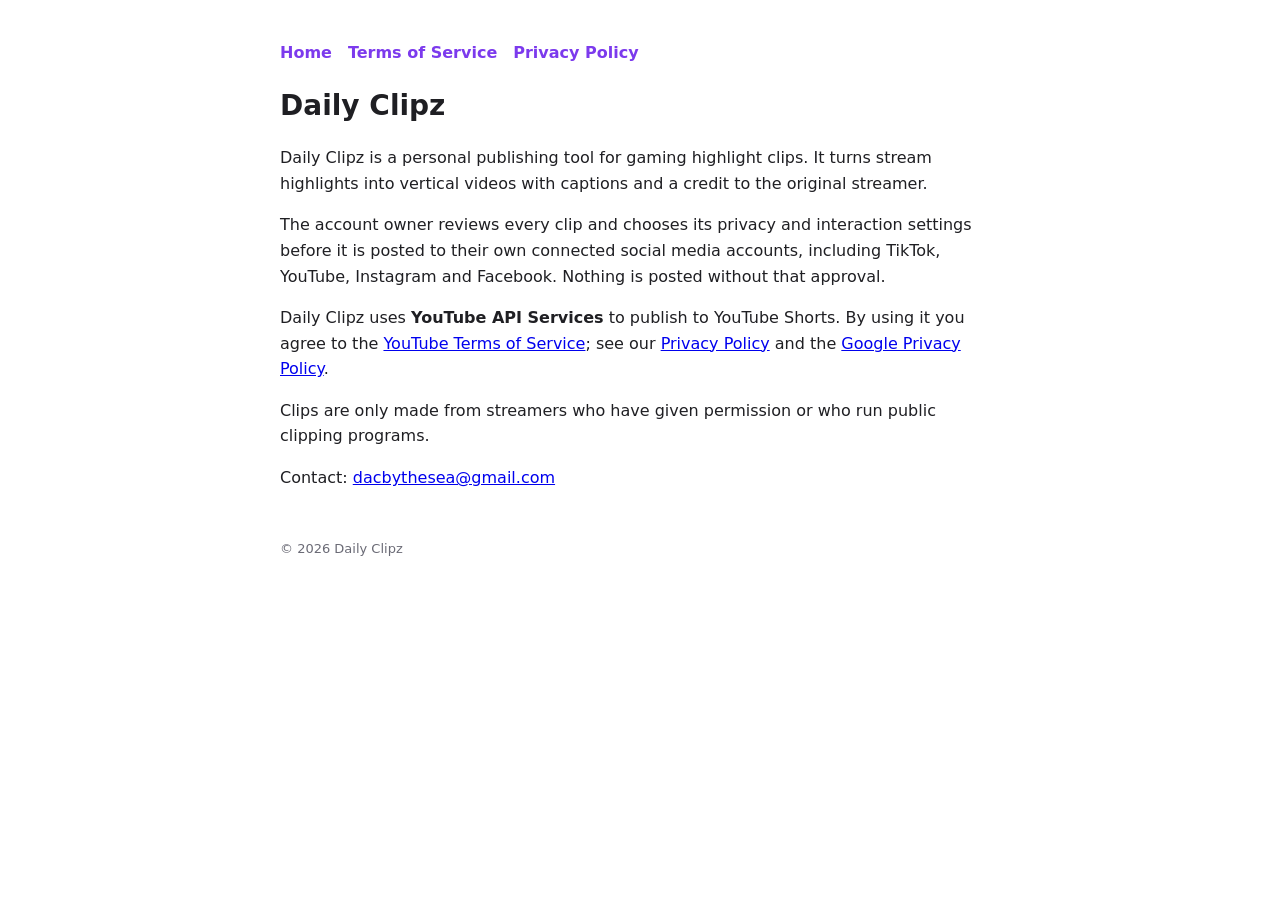
<file: index.html>
<!doctype html><html lang="en"><head><meta charset="utf-8"><meta name="viewport" content="width=device-width,initial-scale=1">
<title>Daily Clipz</title><link rel="stylesheet" href="style.css"></head><body>
<nav><a href="index.html">Home</a><a href="terms.html">Terms of Service</a><a href="privacy.html">Privacy Policy</a></nav>
<h1>Daily Clipz</h1>
<p>Daily Clipz is a personal publishing tool for gaming highlight clips. It turns stream highlights into vertical videos with captions and a credit to the original streamer.</p>
<p>The account owner reviews every clip and chooses its privacy and interaction settings before it is posted to their own connected social media accounts, including TikTok, YouTube, Instagram and Facebook. Nothing is posted without that approval.</p>
<p>Daily Clipz uses <b>YouTube API Services</b> to publish to YouTube Shorts. By using it you agree to the <a href="https://www.youtube.com/t/terms">YouTube Terms of Service</a>; see our <a href="privacy.html">Privacy Policy</a> and the <a href="https://policies.google.com/privacy">Google Privacy Policy</a>.</p>
<p>Clips are only made from streamers who have given permission or who run public clipping programs.</p>
<p>Contact: <a href="mailto:dacbythesea@gmail.com">dacbythesea@gmail.com</a></p>
<footer>© 2026 Daily Clipz</footer></body></html>
</file>
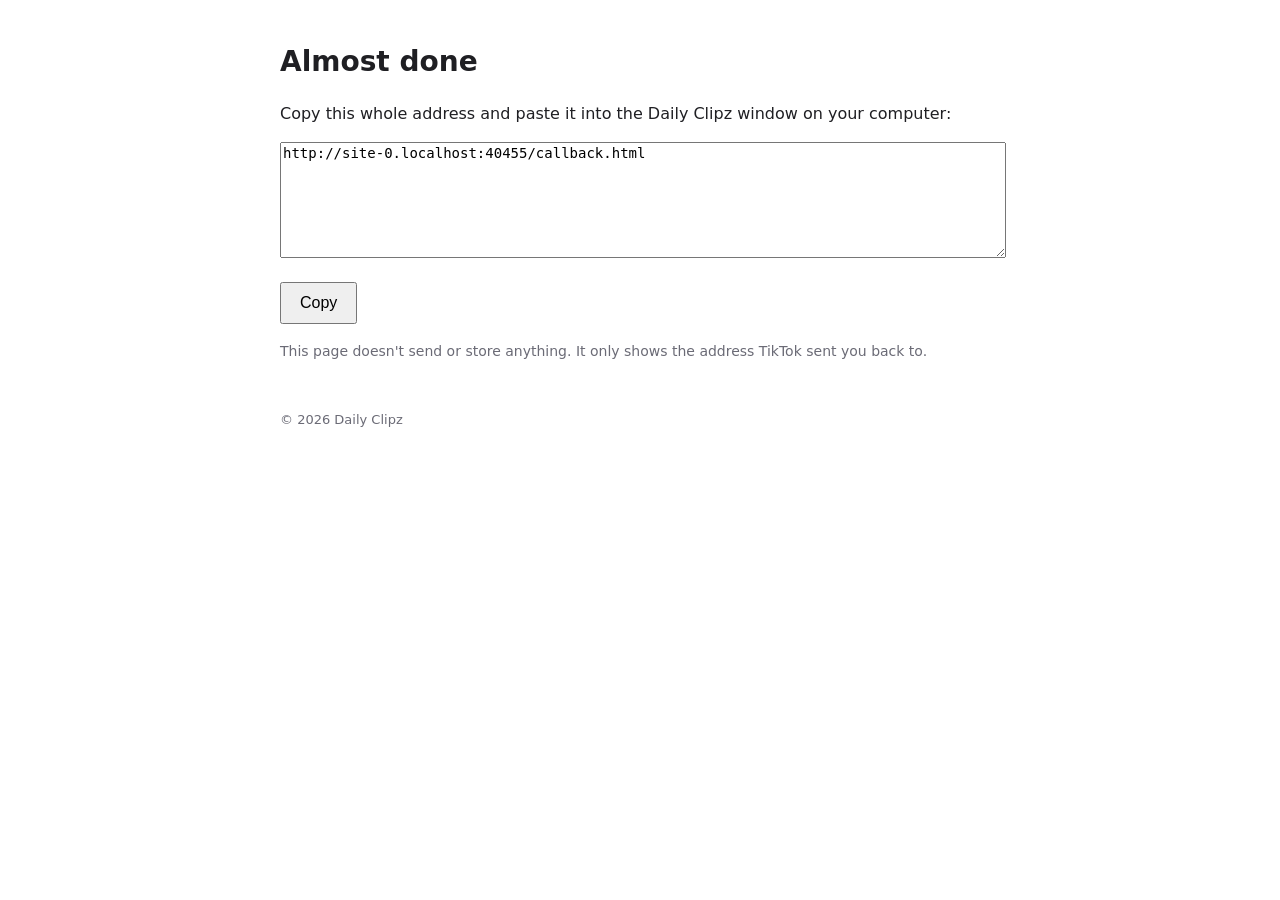
<file: callback.html>
<!doctype html><html lang="en"><head><meta charset="utf-8"><meta name="viewport" content="width=device-width,initial-scale=1">
<title>Connected – Daily Clipz</title><link rel="stylesheet" href="style.css"></head><body>
<h1>Almost done</h1>
<p>Copy this whole address and paste it into the Daily Clipz window on your computer:</p>
<p><textarea id="u" readonly style="width:100%;height:110px;font-size:14px"></textarea></p>
<p><button id="c" style="padding:10px 18px;font-size:16px">Copy</button> <span id="m" class="muted"></span></p>
<p class="muted">This page doesn't send or store anything. It only shows the address TikTok sent you back to.</p>
<script>
  // Daily Clipz console started this sign-in: state ends in ~PORT -> hand the code straight back to it.
  (function () {
    var q = new URLSearchParams(location.search), st = q.get('state') || '', i = st.lastIndexOf('~');
    if (i > 0 && /^\d{2,5}$/.test(st.slice(i + 1))) {
      document.querySelector('h1').textContent = 'Returning to Daily Clipz…';
      location.replace('http://127.0.0.1:' + st.slice(i + 1) + '/auth/tiktok/callback' + location.search);
    }
  })();
  var u = document.getElementById('u');
  u.value = location.href;
  if (location.search.indexOf('error') !== -1) { document.querySelector('h1').textContent = 'Sign-in was cancelled or failed'; }
  document.getElementById('c').onclick = function () {
    u.select();
    try { navigator.clipboard.writeText(u.value); } catch (e) { document.execCommand('copy'); }
    document.getElementById('m').textContent = 'Copied!';
  };
</script>
<footer>© 2026 Daily Clipz</footer></body></html>
</file>
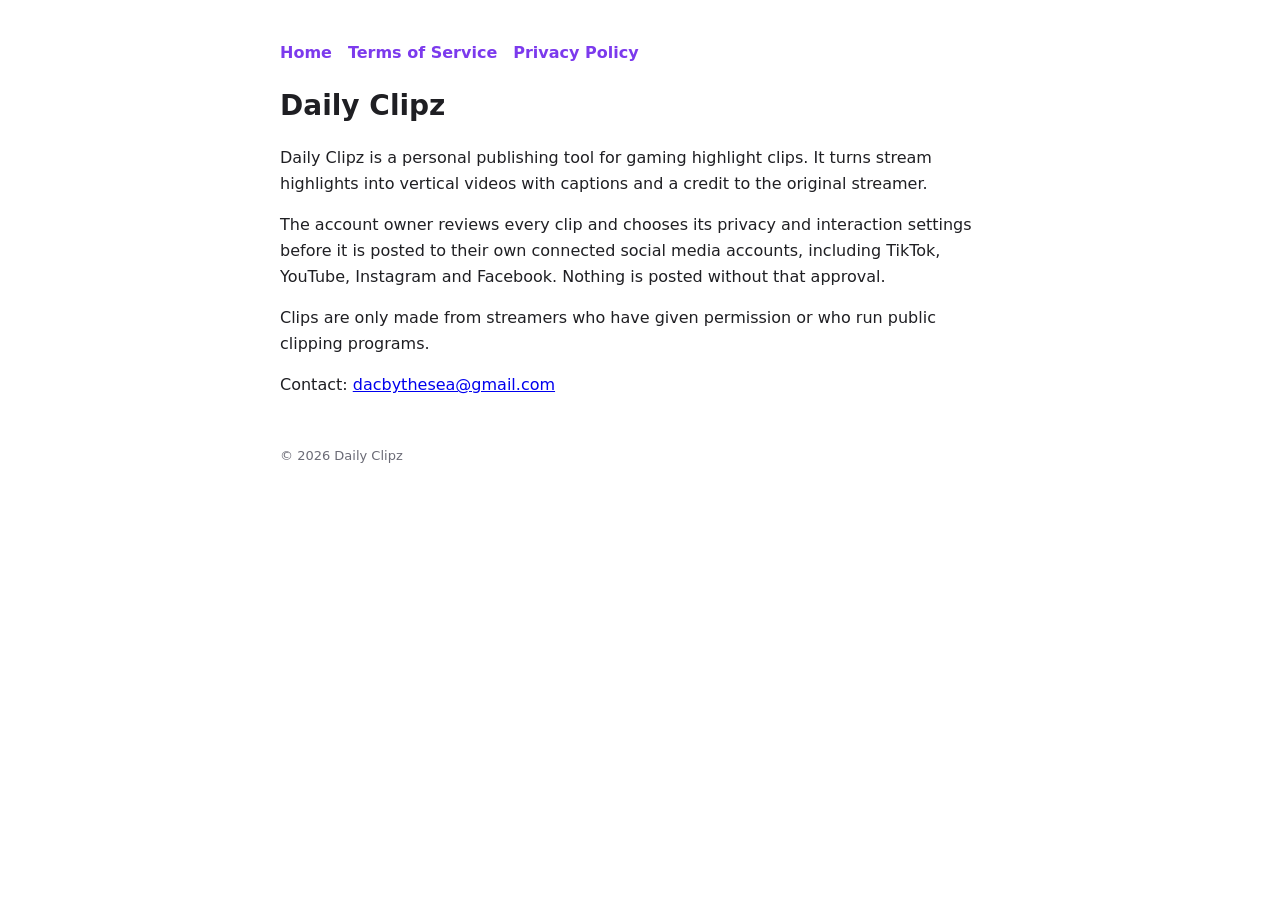
<file: index_2.html>
<!doctype html><html lang="en"><head><meta charset="utf-8"><meta name="viewport" content="width=device-width,initial-scale=1">
<title>Daily Clipz</title><link rel="stylesheet" href="style.css"></head><body>
<nav><a href="index.html">Home</a><a href="terms.html">Terms of Service</a><a href="privacy.html">Privacy Policy</a></nav>
<h1>Daily Clipz</h1>
<p>Daily Clipz is a personal publishing tool for gaming highlight clips. It turns stream highlights into vertical videos with captions and a credit to the original streamer.</p>
<p>The account owner reviews every clip and chooses its privacy and interaction settings before it is posted to their own connected social media accounts, including TikTok, YouTube, Instagram and Facebook. Nothing is posted without that approval.</p>
<p>Clips are only made from streamers who have given permission or who run public clipping programs.</p>
<p>Contact: <a href="mailto:dacbythesea@gmail.com">dacbythesea@gmail.com</a></p>
<footer>© 2026 Daily Clipz</footer></body></html>
</file>
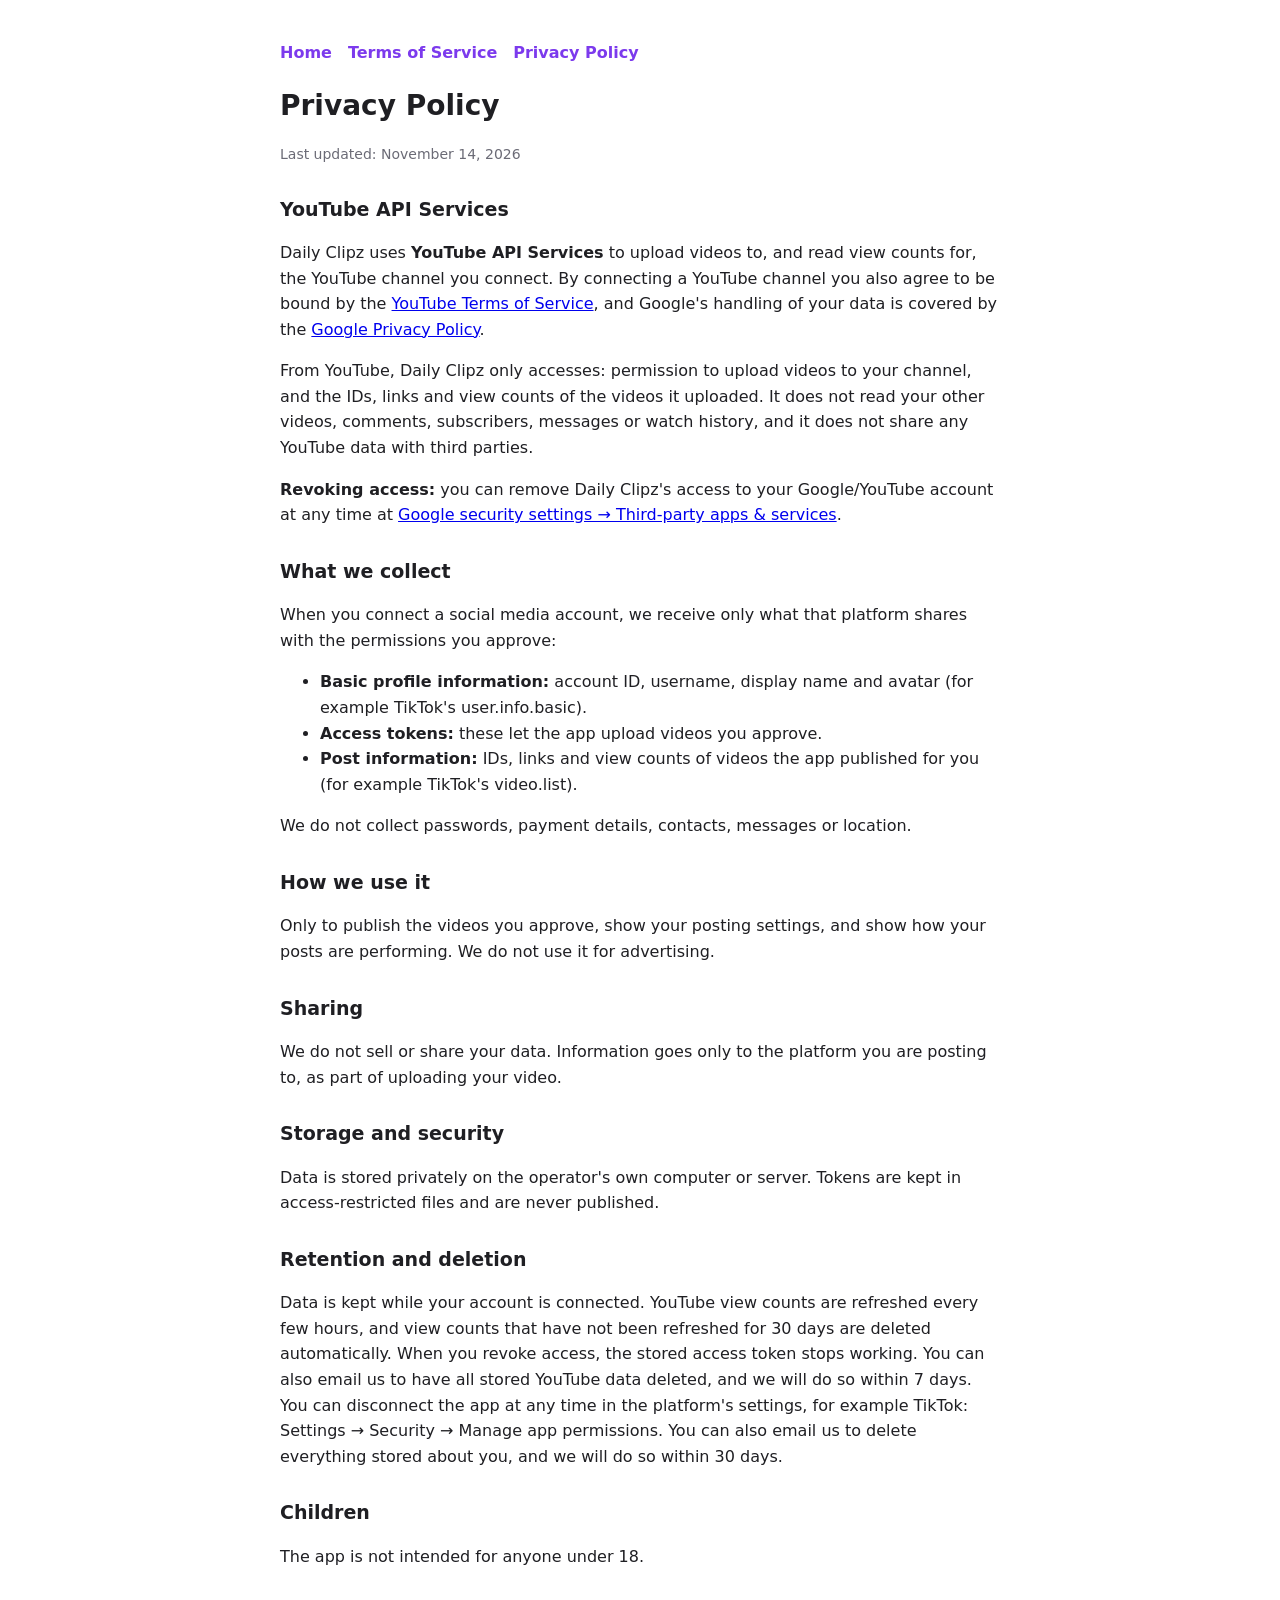
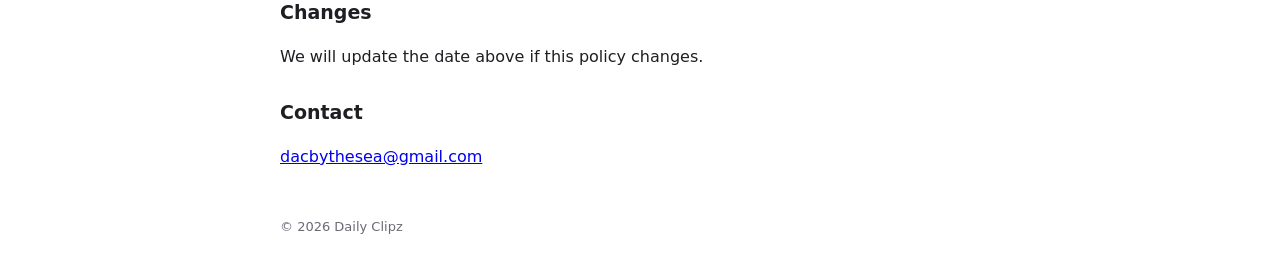
<file: privacy.html>
<!doctype html><html lang="en"><head><meta charset="utf-8"><meta name="viewport" content="width=device-width,initial-scale=1">
<title>Privacy Policy – Daily Clipz</title><link rel="stylesheet" href="style.css"></head><body>
<nav><a href="index.html">Home</a><a href="terms.html">Terms of Service</a><a href="privacy.html">Privacy Policy</a></nav>
<h1>Privacy Policy</h1><p class="muted">Last updated: November 14, 2026</p>

<h2>YouTube API Services</h2>
<p>Daily Clipz uses <b>YouTube API Services</b> to upload videos to, and read view counts for, the YouTube channel you connect. By connecting a YouTube channel you also agree to be bound by the <a href="https://www.youtube.com/t/terms">YouTube Terms of Service</a>, and Google's handling of your data is covered by the <a href="https://policies.google.com/privacy">Google Privacy Policy</a>.</p>
<p>From YouTube, Daily Clipz only accesses: permission to upload videos to your channel, and the IDs, links and view counts of the videos it uploaded. It does not read your other videos, comments, subscribers, messages or watch history, and it does not share any YouTube data with third parties.</p>
<p><b>Revoking access:</b> you can remove Daily Clipz's access to your Google/YouTube account at any time at <a href="https://security.google.com/settings/security/permissions">Google security settings &rarr; Third-party apps &amp; services</a>.</p>

<h2>What we collect</h2>
<p>When you connect a social media account, we receive only what that platform shares with the permissions you approve:</p>
<ul>
<li><b>Basic profile information:</b> account ID, username, display name and avatar (for example TikTok's user.info.basic).</li>
<li><b>Access tokens:</b> these let the app upload videos you approve.</li>
<li><b>Post information:</b> IDs, links and view counts of videos the app published for you (for example TikTok's video.list).</li>
</ul>
<p>We do not collect passwords, payment details, contacts, messages or location.</p>

<h2>How we use it</h2>
<p>Only to publish the videos you approve, show your posting settings, and show how your posts are performing. We do not use it for advertising.</p>

<h2>Sharing</h2>
<p>We do not sell or share your data. Information goes only to the platform you are posting to, as part of uploading your video.</p>

<h2>Storage and security</h2>
<p>Data is stored privately on the operator's own computer or server. Tokens are kept in access-restricted files and are never published.</p>

<h2>Retention and deletion</h2>
<p>Data is kept while your account is connected. YouTube view counts are refreshed every few hours, and view counts that have not been refreshed for 30 days are deleted automatically. When you revoke access, the stored access token stops working. You can also email us to have all stored YouTube data deleted, and we will do so within 7 days. You can disconnect the app at any time in the platform's settings, for example TikTok: Settings → Security → Manage app permissions. You can also email us to delete everything stored about you, and we will do so within 30 days.</p>

<h2>Children</h2>
<p>The app is not intended for anyone under 18.</p>

<h2>Changes</h2>
<p>We will update the date above if this policy changes.</p>

<h2>Contact</h2>
<p><a href="mailto:dacbythesea@gmail.com">dacbythesea@gmail.com</a></p>
<footer>© 2026 Daily Clipz</footer></body></html>
</file>
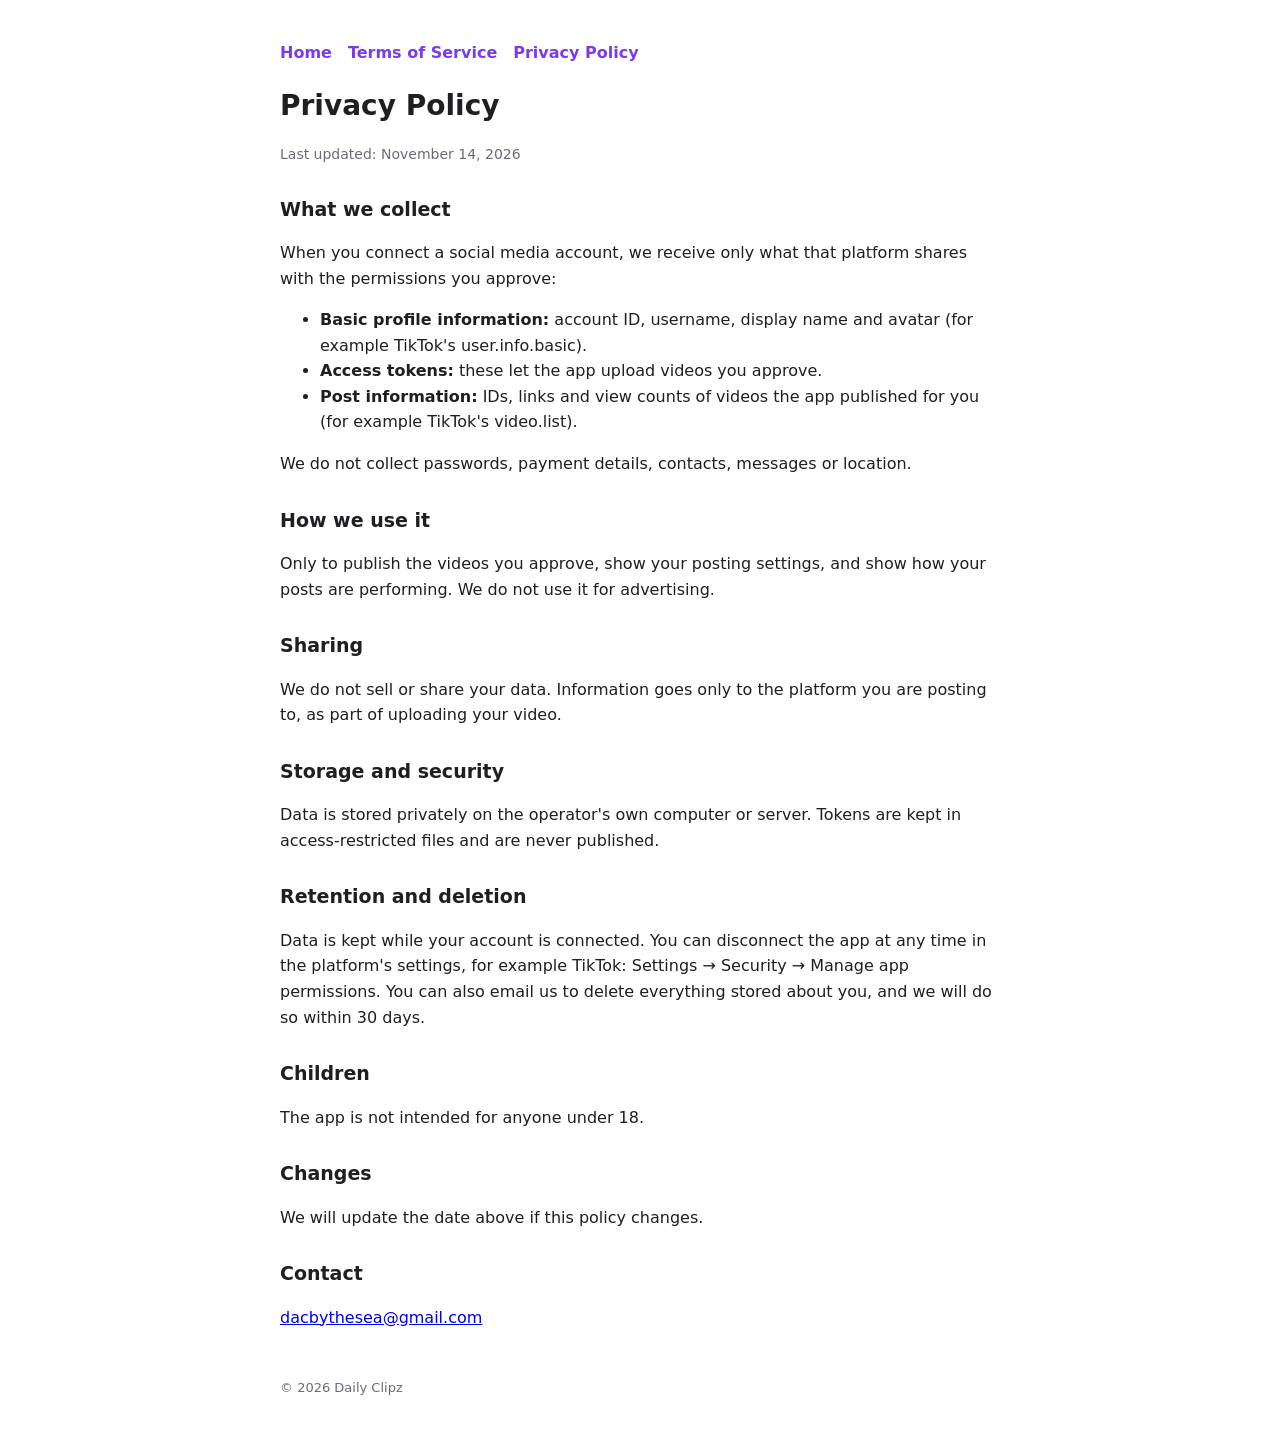
<file: privacy_2.html>
<!doctype html><html lang="en"><head><meta charset="utf-8"><meta name="viewport" content="width=device-width,initial-scale=1">
<title>Privacy Policy – Daily Clipz</title><link rel="stylesheet" href="style.css"></head><body>
<nav><a href="index.html">Home</a><a href="terms.html">Terms of Service</a><a href="privacy.html">Privacy Policy</a></nav>
<h1>Privacy Policy</h1><p class="muted">Last updated: November 14, 2026</p>

<h2>What we collect</h2>
<p>When you connect a social media account, we receive only what that platform shares with the permissions you approve:</p>
<ul>
<li><b>Basic profile information:</b> account ID, username, display name and avatar (for example TikTok's user.info.basic).</li>
<li><b>Access tokens:</b> these let the app upload videos you approve.</li>
<li><b>Post information:</b> IDs, links and view counts of videos the app published for you (for example TikTok's video.list).</li>
</ul>
<p>We do not collect passwords, payment details, contacts, messages or location.</p>

<h2>How we use it</h2>
<p>Only to publish the videos you approve, show your posting settings, and show how your posts are performing. We do not use it for advertising.</p>

<h2>Sharing</h2>
<p>We do not sell or share your data. Information goes only to the platform you are posting to, as part of uploading your video.</p>

<h2>Storage and security</h2>
<p>Data is stored privately on the operator's own computer or server. Tokens are kept in access-restricted files and are never published.</p>

<h2>Retention and deletion</h2>
<p>Data is kept while your account is connected. You can disconnect the app at any time in the platform's settings, for example TikTok: Settings → Security → Manage app permissions. You can also email us to delete everything stored about you, and we will do so within 30 days.</p>

<h2>Children</h2>
<p>The app is not intended for anyone under 18.</p>

<h2>Changes</h2>
<p>We will update the date above if this policy changes.</p>

<h2>Contact</h2>
<p><a href="mailto:dacbythesea@gmail.com">dacbythesea@gmail.com</a></p>
<footer>© 2026 Daily Clipz</footer></body></html>
</file>
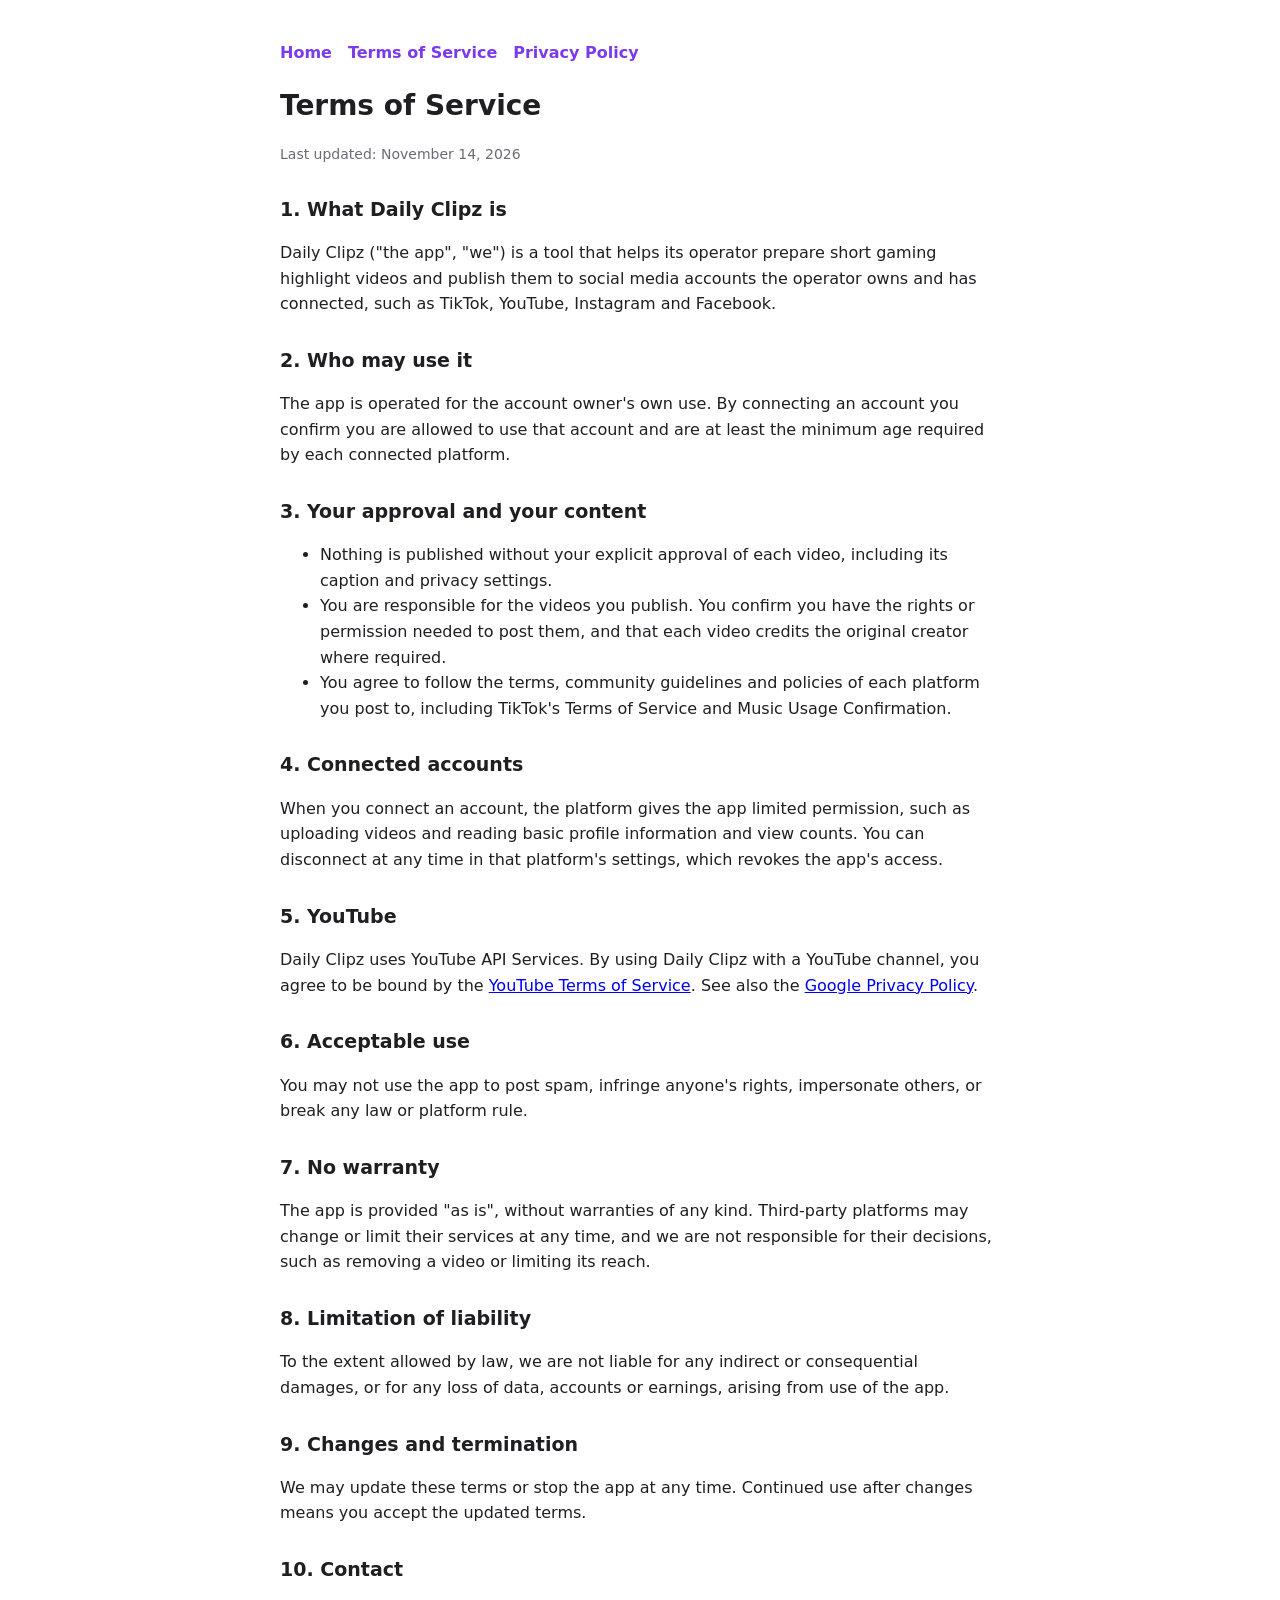
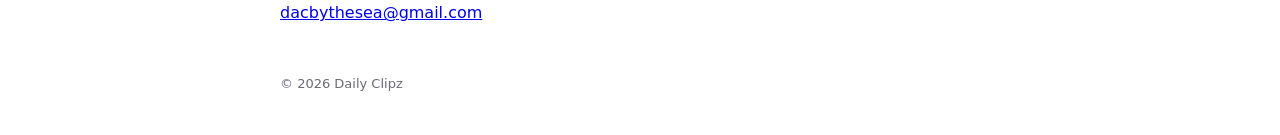
<file: terms.html>
<!doctype html><html lang="en"><head><meta charset="utf-8"><meta name="viewport" content="width=device-width,initial-scale=1">
<title>Terms of Service – Daily Clipz</title><link rel="stylesheet" href="style.css"></head><body>
<nav><a href="index.html">Home</a><a href="terms.html">Terms of Service</a><a href="privacy.html">Privacy Policy</a></nav>
<h1>Terms of Service</h1><p class="muted">Last updated: November 14, 2026</p>

<h2>1. What Daily Clipz is</h2>
<p>Daily Clipz ("the app", "we") is a tool that helps its operator prepare short gaming highlight videos and publish them to social media accounts the operator owns and has connected, such as TikTok, YouTube, Instagram and Facebook.</p>

<h2>2. Who may use it</h2>
<p>The app is operated for the account owner's own use. By connecting an account you confirm you are allowed to use that account and are at least the minimum age required by each connected platform.</p>

<h2>3. Your approval and your content</h2>
<ul>
<li>Nothing is published without your explicit approval of each video, including its caption and privacy settings.</li>
<li>You are responsible for the videos you publish. You confirm you have the rights or permission needed to post them, and that each video credits the original creator where required.</li>
<li>You agree to follow the terms, community guidelines and policies of each platform you post to, including TikTok's Terms of Service and Music Usage Confirmation.</li>
</ul>

<h2>4. Connected accounts</h2>
<p>When you connect an account, the platform gives the app limited permission, such as uploading videos and reading basic profile information and view counts. You can disconnect at any time in that platform's settings, which revokes the app's access.</p>

<h2>5. YouTube</h2>
<p>Daily Clipz uses YouTube API Services. By using Daily Clipz with a YouTube channel, you agree to be bound by the <a href="https://www.youtube.com/t/terms">YouTube Terms of Service</a>. See also the <a href="https://policies.google.com/privacy">Google Privacy Policy</a>.</p>

<h2>6. Acceptable use</h2>
<p>You may not use the app to post spam, infringe anyone's rights, impersonate others, or break any law or platform rule.</p>

<h2>7. No warranty</h2>
<p>The app is provided "as is", without warranties of any kind. Third-party platforms may change or limit their services at any time, and we are not responsible for their decisions, such as removing a video or limiting its reach.</p>

<h2>8. Limitation of liability</h2>
<p>To the extent allowed by law, we are not liable for any indirect or consequential damages, or for any loss of data, accounts or earnings, arising from use of the app.</p>

<h2>9. Changes and termination</h2>
<p>We may update these terms or stop the app at any time. Continued use after changes means you accept the updated terms.</p>

<h2>10. Contact</h2>
<p><a href="mailto:dacbythesea@gmail.com">dacbythesea@gmail.com</a></p>
<footer>© 2026 Daily Clipz</footer></body></html>
</file>
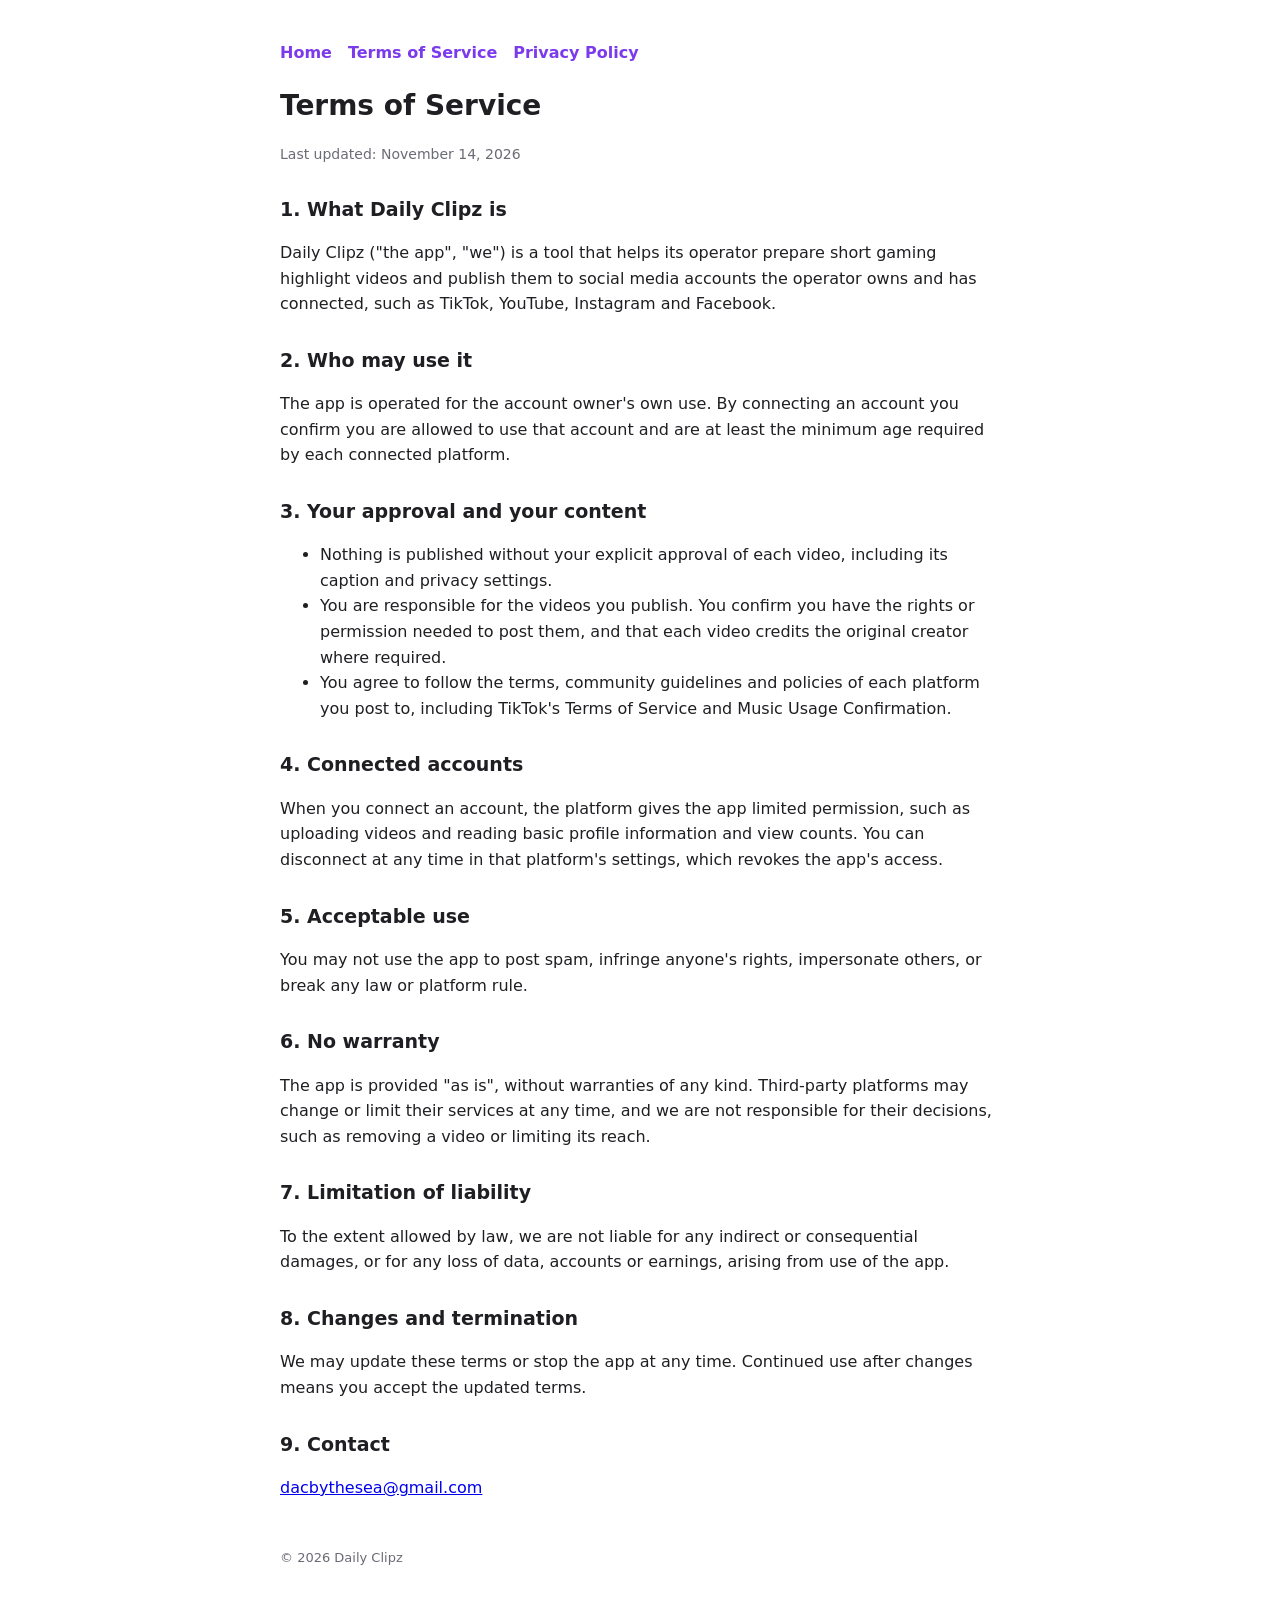
<file: terms_2.html>
<!doctype html><html lang="en"><head><meta charset="utf-8"><meta name="viewport" content="width=device-width,initial-scale=1">
<title>Terms of Service – Daily Clipz</title><link rel="stylesheet" href="style.css"></head><body>
<nav><a href="index.html">Home</a><a href="terms.html">Terms of Service</a><a href="privacy.html">Privacy Policy</a></nav>
<h1>Terms of Service</h1><p class="muted">Last updated: November 14, 2026</p>

<h2>1. What Daily Clipz is</h2>
<p>Daily Clipz ("the app", "we") is a tool that helps its operator prepare short gaming highlight videos and publish them to social media accounts the operator owns and has connected, such as TikTok, YouTube, Instagram and Facebook.</p>

<h2>2. Who may use it</h2>
<p>The app is operated for the account owner's own use. By connecting an account you confirm you are allowed to use that account and are at least the minimum age required by each connected platform.</p>

<h2>3. Your approval and your content</h2>
<ul>
<li>Nothing is published without your explicit approval of each video, including its caption and privacy settings.</li>
<li>You are responsible for the videos you publish. You confirm you have the rights or permission needed to post them, and that each video credits the original creator where required.</li>
<li>You agree to follow the terms, community guidelines and policies of each platform you post to, including TikTok's Terms of Service and Music Usage Confirmation.</li>
</ul>

<h2>4. Connected accounts</h2>
<p>When you connect an account, the platform gives the app limited permission, such as uploading videos and reading basic profile information and view counts. You can disconnect at any time in that platform's settings, which revokes the app's access.</p>

<h2>5. Acceptable use</h2>
<p>You may not use the app to post spam, infringe anyone's rights, impersonate others, or break any law or platform rule.</p>

<h2>6. No warranty</h2>
<p>The app is provided "as is", without warranties of any kind. Third-party platforms may change or limit their services at any time, and we are not responsible for their decisions, such as removing a video or limiting its reach.</p>

<h2>7. Limitation of liability</h2>
<p>To the extent allowed by law, we are not liable for any indirect or consequential damages, or for any loss of data, accounts or earnings, arising from use of the app.</p>

<h2>8. Changes and termination</h2>
<p>We may update these terms or stop the app at any time. Continued use after changes means you accept the updated terms.</p>

<h2>9. Contact</h2>
<p><a href="mailto:dacbythesea@gmail.com">dacbythesea@gmail.com</a></p>
<footer>© 2026 Daily Clipz</footer></body></html>
</file>
<file: style.css>
body{font-family:system-ui,-apple-system,sans-serif;max-width:720px;margin:40px auto;padding:0 20px;line-height:1.6;color:#1f1f23;background:#fff}
h1{font-size:28px;margin-bottom:4px}h2{font-size:19px;margin-top:28px}
nav a{margin-right:16px;color:#7c3aed;text-decoration:none;font-weight:600}
.muted{color:#6b6b76;font-size:14px}footer{margin-top:48px;color:#6b6b76;font-size:13px}
</file>
